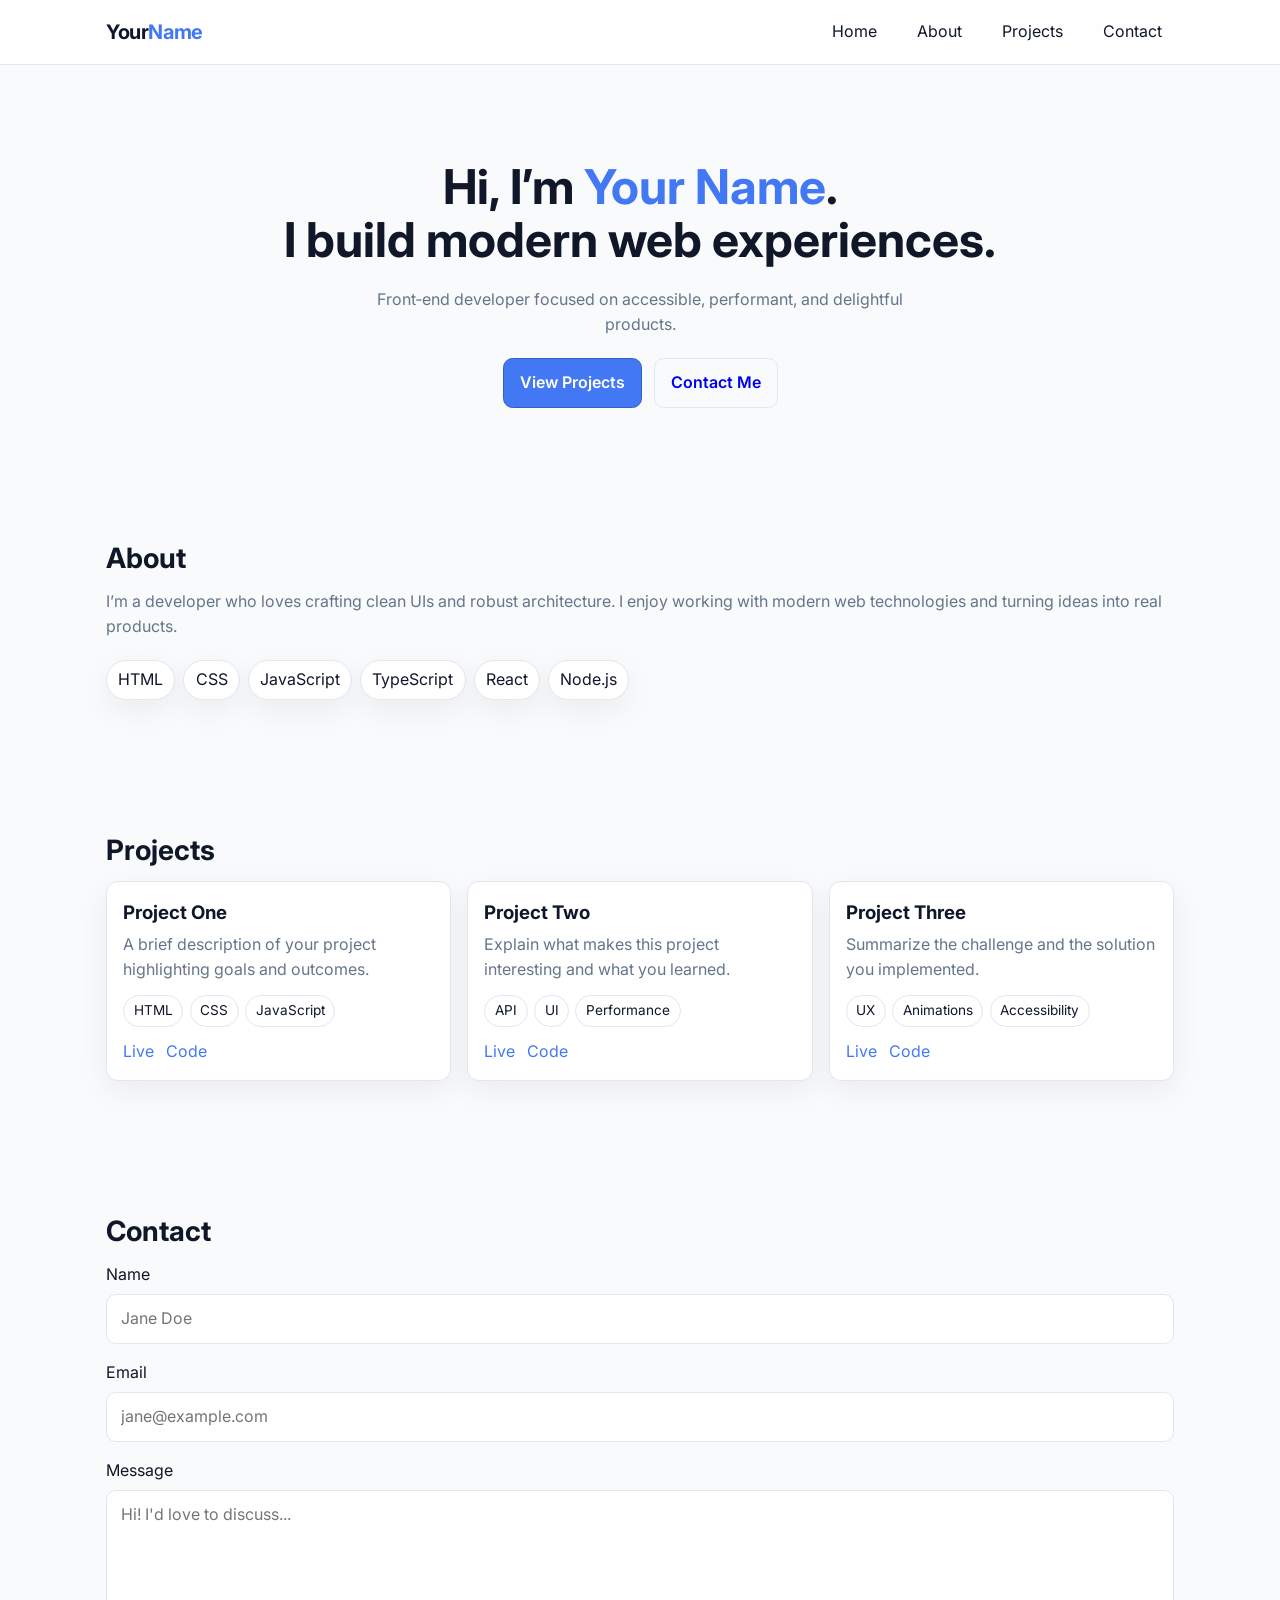
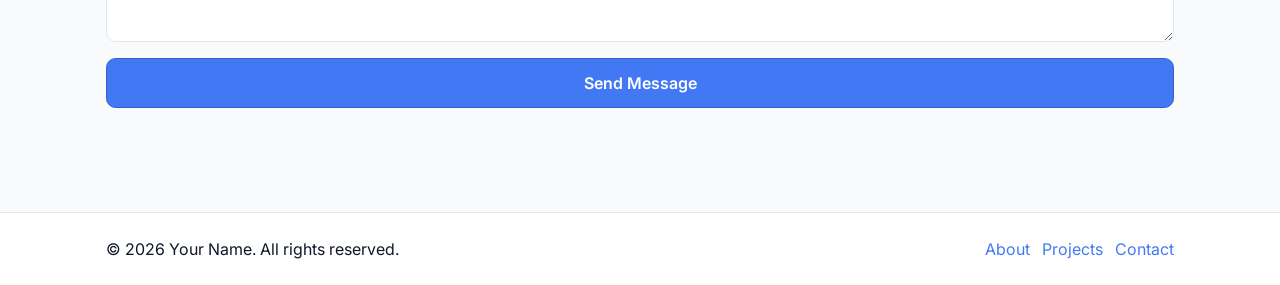
<file: index.html>
<!DOCTYPE html>
<html lang="en">
<head>
  <meta charset="utf-8">
  <meta name="viewport" content="width=device-width, initial-scale=1">
  <meta name="description" content="Personal portfolio of Your Name — web developer/designer. Projects, about, and contact.">
  <title>Your Name — Portfolio</title>
  <link rel="preconnect" href="https://fonts.googleapis.com">
  <link rel="preconnect" href="https://fonts.gstatic.com" crossorigin>
  <link href="https://fonts.googleapis.com/css2?family=Inter:wght@400;500;600;700&display=swap" rel="stylesheet">
  <link rel="stylesheet" href="./styles.css">
</head>
<body>
  <a class="skip-link" href="#home">Skip to content</a>

  <header class="site-header">
    <div class="container header-inner">
      <a href="#home" class="brand">Your<span>Name</span></a>

      <button class="menu-toggle" aria-controls="site-nav" aria-expanded="false" aria-label="Toggle navigation">
        <span class="menu-icon">☰</span>
      </button>

      <nav id="site-nav" class="site-nav" aria-label="Primary">
        <ul class="nav-list">
          <li><a class="nav-link" href="#home">Home</a></li>
          <li><a class="nav-link" href="#about">About</a></li>
          <li><a class="nav-link" href="#projects">Projects</a></li>
          <li><a class="nav-link" href="#contact">Contact</a></li>
        </ul>
      </nav>
    </div>
  </header>

  <main id="home">
    <section class="hero" aria-labelledby="hero-title">
      <div class="container hero-inner">
        <h1 id="hero-title" class="hero-title">Hi, I’m <span class="accent">Your Name</span>.<br> I build modern web experiences.</h1>
        <p class="hero-subtitle">Front‑end developer focused on accessible, performant, and delightful products.</p>
        <div class="hero-actions">
          <a class="btn btn-primary" href="#projects">View Projects</a>
          <a class="btn btn-ghost" href="#contact">Contact Me</a>
        </div>
      </div>
    </section>

    <section id="about" class="section" aria-labelledby="about-title">
      <div class="container">
        <h2 id="about-title" class="section-title">About</h2>
        <p class="section-text">I’m a developer who loves crafting clean UIs and robust architecture. I enjoy working with modern web technologies and turning ideas into real products.</p>
        <ul class="skills-list">
          <li class="chip">HTML</li>
          <li class="chip">CSS</li>
          <li class="chip">JavaScript</li>
          <li class="chip">TypeScript</li>
          <li class="chip">React</li>
          <li class="chip">Node.js</li>
        </ul>
      </div>
    </section>

    <section id="projects" class="section" aria-labelledby="projects-title">
      <div class="container">
        <h2 id="projects-title" class="section-title">Projects</h2>
        <div class="projects">
          <article class="project-card">
            <div class="project-body">
              <h3 class="project-title">Project One</h3>
              <p class="project-desc">A brief description of your project highlighting goals and outcomes.</p>
              <ul class="project-tags">
                <li>HTML</li>
                <li>CSS</li>
                <li>JavaScript</li>
              </ul>
            </div>
            <div class="project-actions">
              <a class="link" href="#" target="_blank" rel="noopener">Live</a>
              <a class="link" href="#" target="_blank" rel="noopener">Code</a>
            </div>
          </article>

          <article class="project-card">
            <div class="project-body">
              <h3 class="project-title">Project Two</h3>
              <p class="project-desc">Explain what makes this project interesting and what you learned.</p>
              <ul class="project-tags">
                <li>API</li>
                <li>UI</li>
                <li>Performance</li>
              </ul>
            </div>
            <div class="project-actions">
              <a class="link" href="#" target="_blank" rel="noopener">Live</a>
              <a class="link" href="#" target="_blank" rel="noopener">Code</a>
            </div>
          </article>

          <article class="project-card">
            <div class="project-body">
              <h3 class="project-title">Project Three</h3>
              <p class="project-desc">Summarize the challenge and the solution you implemented.</p>
              <ul class="project-tags">
                <li>UX</li>
                <li>Animations</li>
                <li>Accessibility</li>
              </ul>
            </div>
            <div class="project-actions">
              <a class="link" href="#" target="_blank" rel="noopener">Live</a>
              <a class="link" href="#" target="_blank" rel="noopener">Code</a>
            </div>
          </article>
        </div>
      </div>
    </section>

    <section id="contact" class="section" aria-labelledby="contact-title">
      <div class="container">
        <h2 id="contact-title" class="section-title">Contact</h2>
        <form id="contact-form" class="contact-form" novalidate>
          <div class="form-field">
            <label for="name">Name</label>
            <input id="name" name="name" type="text" placeholder="Jane Doe" required>
          </div>
          <div class="form-field">
            <label for="email">Email</label>
            <input id="email" name="email" type="email" placeholder="jane@example.com" required>
          </div>
          <div class="form-field">
            <label for="message">Message</label>
            <textarea id="message" name="message" rows="5" placeholder="Hi! I'd love to discuss..." required></textarea>
          </div>
          <button class="btn btn-primary" type="submit">Send Message</button>
          <p id="form-status" class="form-status" role="status" aria-live="polite"></p>
        </form>
      </div>
    </section>
  </main>

  <footer class="site-footer">
    <div class="container footer-inner">
      <p>© <span id="year"></span> Your Name. All rights reserved.</p>
      <div class="footer-links">
        <a class="link" href="#about">About</a>
        <a class="link" href="#projects">Projects</a>
        <a class="link" href="#contact">Contact</a>
      </div>
    </div>
  </footer>

  <script src="./script.js"></script>
</body>
</html>
</file>
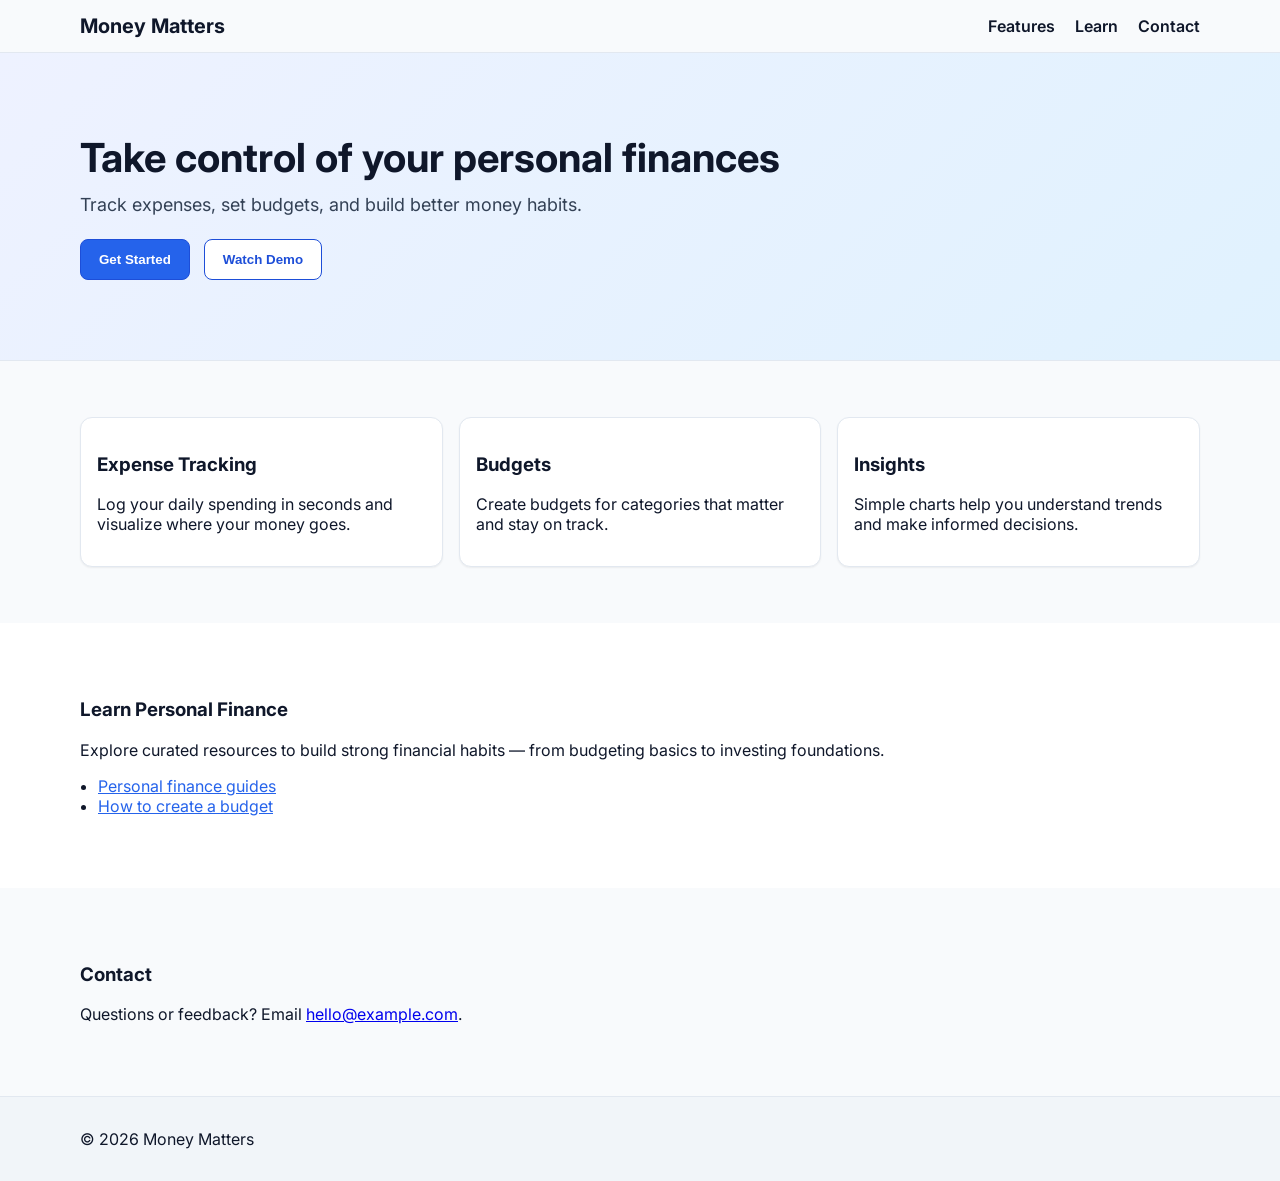
<file: site/index.html>
<!doctype html>
<html lang="en">
<head>
	<meta charset="utf-8" />
	<meta name="viewport" content="width=device-width, initial-scale=1" />
	<title>Money Matters — Personal Finance</title>
	<meta name="description" content="Money Matters: A simple personal finance site to track spending and learn." />
	<link rel="preconnect" href="https://fonts.googleapis.com">
	<link rel="preconnect" href="https://fonts.gstatic.com" crossorigin>
	<link href="https://fonts.googleapis.com/css2?family=Inter:wght@400;600;700&display=swap" rel="stylesheet">
	<link rel="stylesheet" href="/site/styles.css" />
</head>
<body>
	<header class="site-header">
		<div class="container">
			<h1>Money Matters</h1>
			<nav>
				<a href="#features">Features</a>
				<a href="#learn">Learn</a>
				<a href="#contact">Contact</a>
			</nav>
		</div>
	</header>

	<main>
		<section class="hero">
			<div class="container">
				<h2>Take control of your personal finances</h2>
				<p>Track expenses, set budgets, and build better money habits.</p>
				<div class="cta">
					<button id="get-started">Get Started</button>
					<button class="secondary" id="watch-demo">Watch Demo</button>
				</div>
			</div>
		</section>

		<section id="features" class="section">
			<div class="container grid">
				<div class="card">
					<h3>Expense Tracking</h3>
					<p>Log your daily spending in seconds and visualize where your money goes.</p>
				</div>
				<div class="card">
					<h3>Budgets</h3>
					<p>Create budgets for categories that matter and stay on track.</p>
				</div>
				<div class="card">
					<h3>Insights</h3>
					<p>Simple charts help you understand trends and make informed decisions.</p>
				</div>
			</div>
		</section>

		<section id="learn" class="section alt">
			<div class="container">
				<h3>Learn Personal Finance</h3>
				<p>Explore curated resources to build strong financial habits — from budgeting basics to investing foundations.</p>
				<ul class="links">
					<li><a target="_blank" rel="noreferrer" href="https://www.investopedia.com/personal-finance-4427763">Personal finance guides</a></li>
					<li><a target="_blank" rel="noreferrer" href="https://www.nerdwallet.com/article/finance/how-to-budget">How to create a budget</a></li>
				</ul>
			</div>
		</section>

		<section id="contact" class="section">
			<div class="container">
				<h3>Contact</h3>
				<p>Questions or feedback? Email <a href="mailto:hello@example.com">hello@example.com</a>.</p>
			</div>
		</section>
	</main>

	<footer class="site-footer">
		<div class="container">
			<p>© <span id="year"></span> Money Matters</p>
		</div>
	</footer>

	<script src="/site/script.js"></script>
</body>
</html>
</file>
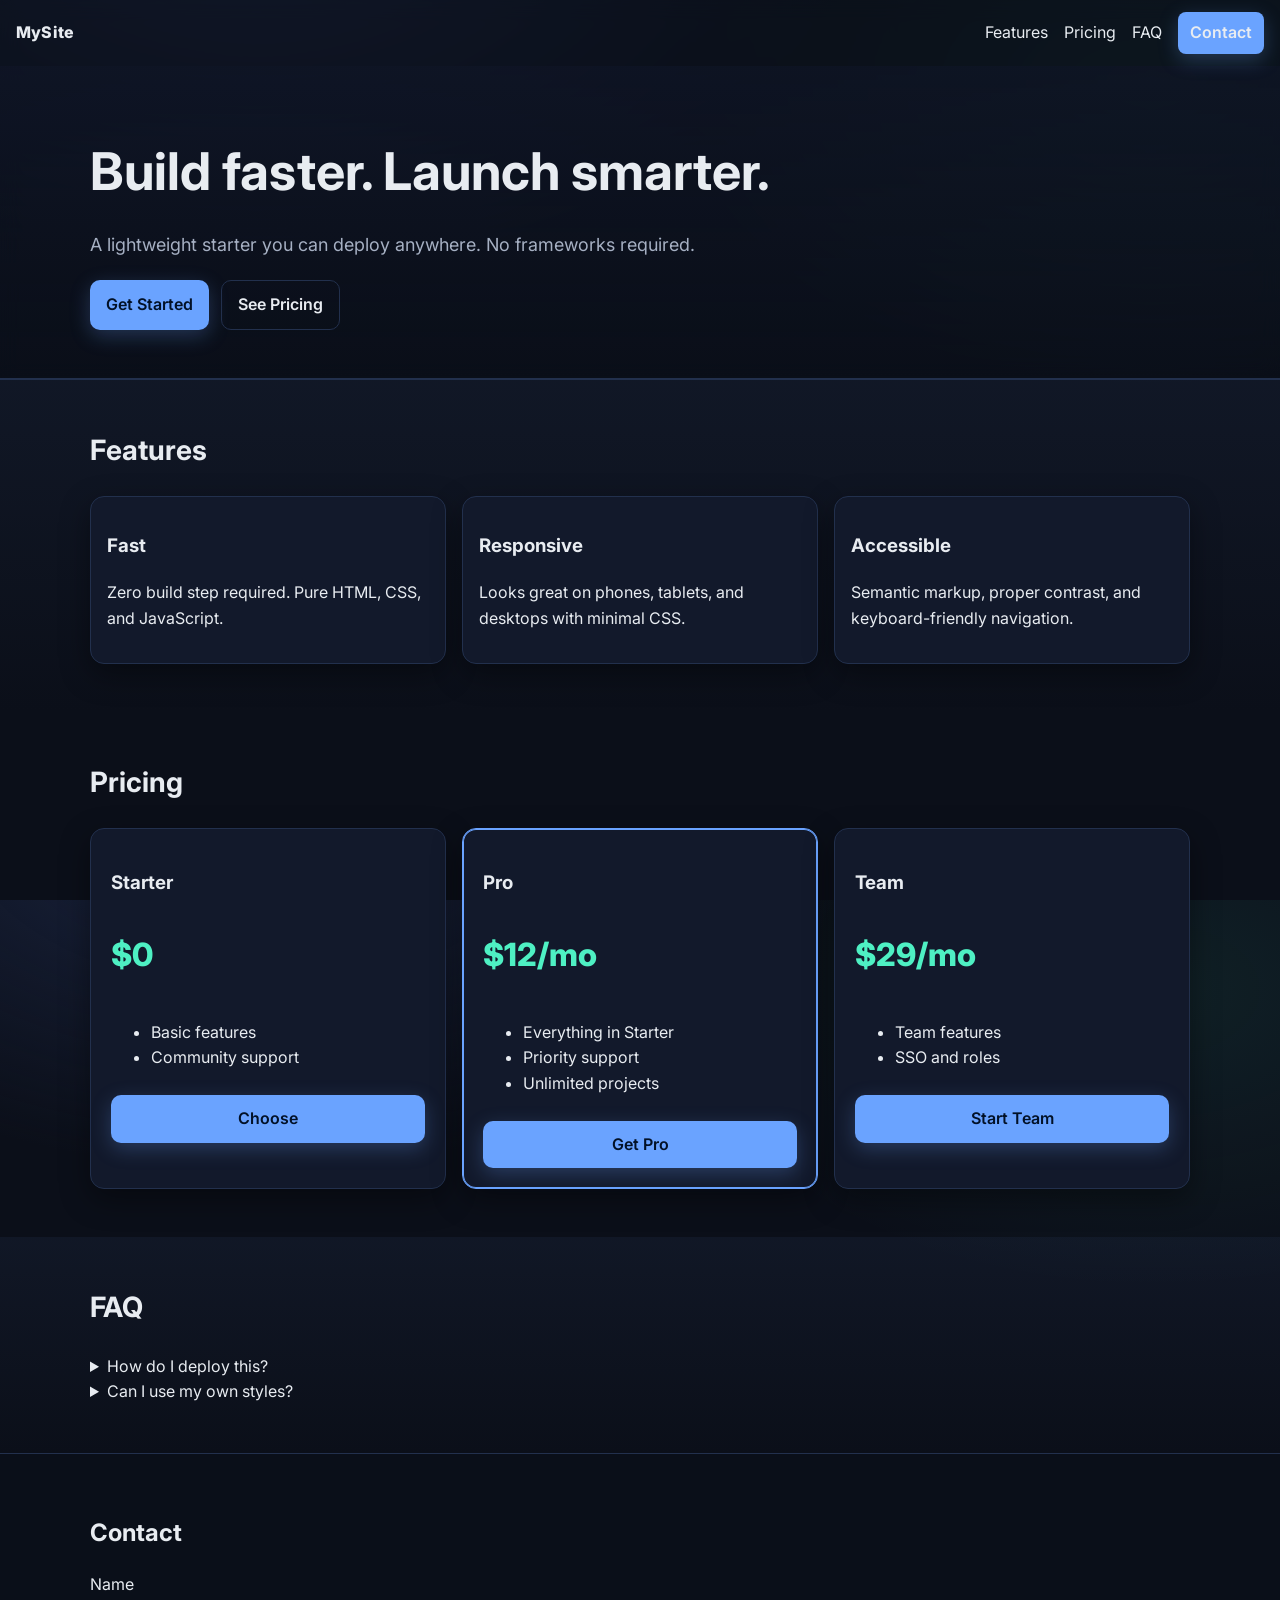
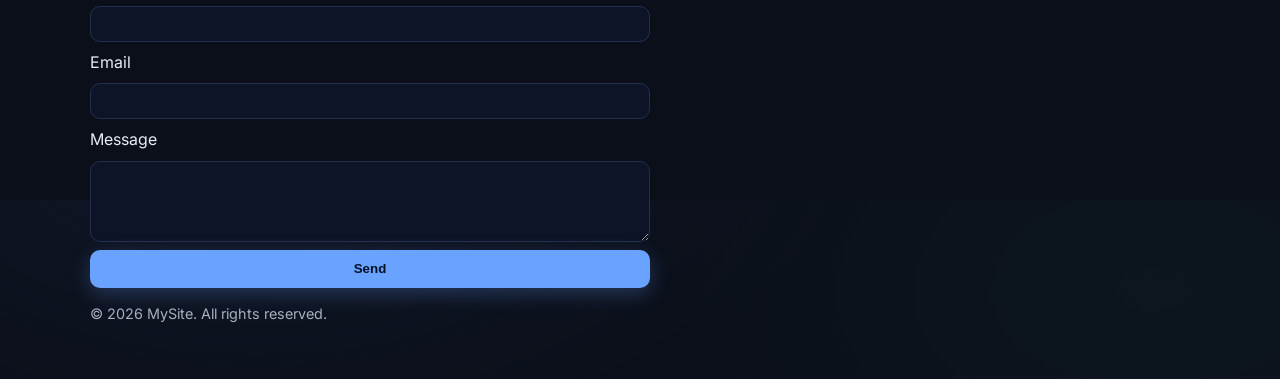
<file: website/index.html>
<!doctype html>
<html lang="en">
<head>
	<meta charset="utf-8">
	<meta name="viewport" content="width=device-width, initial-scale=1">
	<title>My Website</title>
	<meta name="description" content="A modern, responsive landing page">
	<link rel="preconnect" href="https://fonts.googleapis.com">
	<link rel="preconnect" href="https://fonts.gstatic.com" crossorigin>
	<link href="https://fonts.googleapis.com/css2?family=Inter:wght@400;600;800&display=swap" rel="stylesheet">
	<link rel="stylesheet" href="styles.css">
</head>
<body>
	<header class="site-header">
		<nav class="nav" aria-label="Primary">
			<a class="nav__brand" href="#home">MySite</a>
			<button class="nav__toggle" aria-expanded="false" aria-controls="nav-menu" aria-label="Open menu">☰</button>
			<ul id="nav-menu" class="nav__menu">
				<li><a href="#features">Features</a></li>
				<li><a href="#pricing">Pricing</a></li>
				<li><a href="#faq">FAQ</a></li>
				<li><a href="#contact" class="btn btn--sm">Contact</a></li>
			</ul>
		</nav>
		<section id="home" class="hero" aria-labelledby="hero-title">
			<div class="container">
				<h1 id="hero-title">Build faster. Launch smarter.</h1>
				<p class="lead">A lightweight starter you can deploy anywhere. No frameworks required.</p>
				<div class="hero__cta">
					<a class="btn" href="#features">Get Started</a>
					<a class="btn btn--ghost" href="#pricing">See Pricing</a>
				</div>
			</div>
		</section>
	</header>

	<main>
		<section id="features" class="section section--alt">
			<div class="container">
				<h2>Features</h2>
				<div class="grid grid--3">
					<article class="card">
						<h3>Fast</h3>
						<p>Zero build step required. Pure HTML, CSS, and JavaScript.</p>
					</article>
					<article class="card">
						<h3>Responsive</h3>
						<p>Looks great on phones, tablets, and desktops with minimal CSS.</p>
					</article>
					<article class="card">
						<h3>Accessible</h3>
						<p>Semantic markup, proper contrast, and keyboard-friendly navigation.</p>
					</article>
				</div>
			</div>
		</section>

		<section id="pricing" class="section">
			<div class="container">
				<h2>Pricing</h2>
				<div class="pricing">
					<div class="price-card">
						<h3>Starter</h3>
						<p class="price">$0</p>
						<ul>
							<li>Basic features</li>
							<li>Community support</li>
						</ul>
						<a class="btn btn--block" href="#contact">Choose</a>
					</div>
					<div class="price-card price-card--highlight">
						<h3>Pro</h3>
						<p class="price">$12/mo</p>
						<ul>
							<li>Everything in Starter</li>
							<li>Priority support</li>
							<li>Unlimited projects</li>
						</ul>
						<a class="btn btn--block" href="#contact">Get Pro</a>
					</div>
					<div class="price-card">
						<h3>Team</h3>
						<p class="price">$29/mo</p>
						<ul>
							<li>Team features</li>
							<li>SSO and roles</li>
						</ul>
						<a class="btn btn--block" href="#contact">Start Team</a>
					</div>
				</div>
			</div>
		</section>

		<section id="faq" class="section section--alt">
			<div class="container">
				<h2>FAQ</h2>
				<details>
					<summary>How do I deploy this?</summary>
					<p>Serve the `website` folder with any static server or CDN.</p>
				</details>
				<details>
					<summary>Can I use my own styles?</summary>
					<p>Yes. Edit `styles.css` or replace it entirely.</p>
				</details>
			</div>
		</section>
	</main>

	<footer id="contact" class="site-footer">
		<div class="container">
			<h2>Contact</h2>
			<form class="contact-form" action="#" method="post">
				<label for="name">Name</label>
				<input id="name" name="name" type="text" autocomplete="name" required>

				<label for="email">Email</label>
				<input id="email" name="email" type="email" autocomplete="email" required>

				<label for="message">Message</label>
				<textarea id="message" name="message" rows="4" required></textarea>

				<button class="btn" type="submit">Send</button>
			</form>
			<p class="legal">© <span id="year"></span> MySite. All rights reserved.</p>
		</div>
	</footer>

	<script src="script.js" defer></script>
</body>
</html>
</file>
<file: styles.css>
:root {
  --background-color: hsl(210 20% 98%);
  --surface-color: hsl(0 0% 100%);
  --text-color: hsl(222 47% 11%);
  --muted-text: hsl(215 16% 47%);
  --border-color: hsl(214 32% 91%);
  --primary: hsl(222 89% 61%);
  --primary-contrast: hsl(0 0% 100%);
  --shadow-1: 0 10px 30px rgba(2, 8, 23, 0.06);
  --header-height: 64px;
}

* {
  box-sizing: border-box;
}

html:focus-within {
  scroll-behavior: smooth;
}

@media (prefers-reduced-motion: reduce) {
  html:focus-within {
    scroll-behavior: auto;
  }
}

body {
  margin: 0;
  font-family: "Inter", system-ui, -apple-system, Segoe UI, Roboto, Helvetica, Arial, "Apple Color Emoji", "Segoe UI Emoji";
  color: var(--text-color);
  background: var(--background-color);
  line-height: 1.6;
  -webkit-font-smoothing: antialiased;
  -moz-osx-font-smoothing: grayscale;
}

img, svg, video, canvas, audio, iframe, embed, object {
  display: block;
  max-width: 100%;
}

input, button, textarea, select {
  font: inherit;
  color: inherit;
}

.container {
  max-width: 1100px;
  padding: 0 1rem;
  margin: 0 auto;
}

.skip-link {
  position: absolute;
  left: -999px;
  top: -999px;
}

.skip-link:focus {
  left: 1rem;
  top: 1rem;
  background: var(--surface-color);
  color: var(--text-color);
  padding: 0.5rem 0.75rem;
  border-radius: 0.5rem;
  box-shadow: var(--shadow-1);
}

.site-header {
  position: sticky;
  top: 0;
  z-index: 1000;
  background: rgba(255, 255, 255, 0.8);
  backdrop-filter: saturate(180%) blur(12px);
  border-bottom: 1px solid var(--border-color);
}

.header-inner {
  height: var(--header-height);
  display: flex;
  align-items: center;
  justify-content: space-between;
  gap: 1rem;
}

.brand {
  font-weight: 700;
  letter-spacing: -0.02em;
  color: var(--text-color);
  text-decoration: none;
  font-size: 1.25rem;
}

.brand span {
  color: var(--primary);
}

.menu-toggle {
  display: none;
  border: 1px solid var(--border-color);
  background: var(--surface-color);
  color: var(--text-color);
  border-radius: 0.5rem;
  padding: 0.5rem 0.75rem;
}

.site-nav {
  display: flex;
  align-items: center;
}

.nav-list {
  list-style: none;
  display: flex;
  align-items: center;
  gap: 1rem;
  margin: 0;
  padding: 0;
}

.nav-link {
  text-decoration: none;
  color: var(--text-color);
  padding: 0.5rem 0.75rem;
  border-radius: 0.5rem;
}

.nav-link:hover, .nav-link:focus-visible {
  color: var(--primary);
  background: hsl(214 32% 91% / 0.45);
}

.hero {
  padding: 6rem 0 4rem;
  scroll-margin-top: var(--header-height);
}

.hero-inner {
  display: flex;
  flex-direction: column;
  align-items: center;
  text-align: center;
  gap: 1.25rem;
}

.hero-title {
  margin: 0;
  font-size: clamp(2rem, 5vw, 3rem);
  line-height: 1.1;
}

.accent {
  color: var(--primary);
}

.hero-subtitle {
  margin: 0;
  color: var(--muted-text);
  max-width: 60ch;
}

.hero-actions {
  display: flex;
  gap: 0.75rem;
  flex-wrap: wrap;
  justify-content: center;
}

.btn {
  display: inline-flex;
  align-items: center;
  justify-content: center;
  gap: 0.5rem;
  text-decoration: none;
  border-radius: 0.6rem;
  padding: 0.7rem 1rem;
  font-weight: 600;
  border: 1px solid var(--border-color);
}

.btn-primary {
  background: var(--primary);
  color: var(--primary-contrast);
  border: 1px solid color-mix(in oklab, var(--primary) 85%, black);
}

.btn-primary:hover {
  filter: brightness(0.98);
}

.btn-ghost {
  background: transparent;
}

.section {
  padding: 4rem 0;
  scroll-margin-top: calc(var(--header-height) + 1rem);
}

.section-title {
  font-size: 1.75rem;
  margin: 0 0 0.5rem;
}

.section-text {
  color: var(--muted-text);
  margin: 0 0 1rem;
}

.skills-list {
  display: flex;
  flex-wrap: wrap;
  gap: 0.5rem;
  padding: 0;
  margin: 1.25rem 0 0;
  list-style: none;
}

.chip {
  background: var(--surface-color);
  border: 1px solid var(--border-color);
  padding: 0.4rem 0.7rem;
  border-radius: 999px;
  box-shadow: var(--shadow-1);
}

.projects {
  display: flex;
  flex-wrap: wrap;
  gap: 1rem;
}

.project-card {
  background: var(--surface-color);
  border: 1px solid var(--border-color);
  border-radius: 0.75rem;
  box-shadow: var(--shadow-1);
  display: flex;
  flex-direction: column;
  justify-content: space-between;
  flex: 1 1 280px;
  min-width: 260px;
  padding: 1rem;
}

.project-title {
  margin: 0 0 0.25rem;
}

.project-desc {
  color: var(--muted-text);
  margin: 0 0 0.75rem;
}

.project-tags {
  display: flex;
  flex-wrap: wrap;
  gap: 0.4rem;
  padding: 0;
  margin: 0;
  list-style: none;
}

.project-tags li {
  border: 1px solid var(--border-color);
  border-radius: 999px;
  padding: 0.25rem 0.6rem;
  font-size: 0.85rem;
}

.project-actions {
  display: flex;
  gap: 0.75rem;
  margin-top: 0.75rem;
}

.link {
  color: var(--primary);
  text-decoration: none;
}

.link:hover {
  text-decoration: underline;
}

.contact-form {
  display: flex;
  flex-direction: column;
  gap: 1rem;
}

.form-field {
  display: flex;
  flex-direction: column;
  gap: 0.4rem;
}

input[type="text"], input[type="email"], textarea {
  width: 100%;
  border: 1px solid var(--border-color);
  border-radius: 0.6rem;
  background: var(--surface-color);
  padding: 0.7rem 0.9rem;
}

input:focus, textarea:focus {
  outline: 2px solid color-mix(in oklab, var(--primary) 50%, white);
  outline-offset: 1px;
}

.form-status {
  min-height: 1.25rem;
  margin: 0.25rem 0 0;
  color: var(--muted-text);
}

.site-footer {
  border-top: 1px solid var(--border-color);
  background: var(--surface-color);
}

.footer-inner {
  min-height: 72px;
  display: flex;
  align-items: center;
  justify-content: space-between;
  gap: 1rem;
}

.footer-links {
  display: flex;
  gap: 0.75rem;
}

@media (max-width: 900px) {
  .projects {
    gap: 0.75rem;
  }
}

@media (max-width: 768px) {
  .menu-toggle {
    display: inline-flex;
    align-items: center;
    justify-content: center;
  }

  .site-nav {
    position: absolute;
    top: var(--header-height);
    left: 0;
    right: 0;
    background: var(--surface-color);
    border-bottom: 1px solid var(--border-color);
    display: none;
  }

  .site-nav.is-open {
    display: block;
  }

  .nav-list {
    flex-direction: column;
    align-items: stretch;
    padding: 0.5rem;
  }

  .nav-link {
    padding: 0.8rem 0.75rem;
  }
}
</file>
<file: site/styles.css>
* { box-sizing: border-box; }
html, body { height: 100%; }
body {
	margin: 0;
	font-family: Inter, system-ui, -apple-system, Segoe UI, Roboto, Helvetica, Arial, "Apple Color Emoji", "Segoe UI Emoji";
	color: #0f172a;
	background: #f8fafc;
}

.container {
	width: min(1120px, 92%);
	margin: 0 auto;
}

.site-header {
	position: sticky;
	top: 0;
	background: rgba(248, 250, 252, 0.9);
	backdrop-filter: saturate(180%) blur(12px);
	border-bottom: 1px solid #e2e8f0;
}
.site-header .container {
	display: flex;
	align-items: center;
	justify-content: space-between;
	padding: 14px 0;
}
.site-header h1 { font-size: 20px; margin: 0; }
.site-header nav a {
	margin-left: 16px;
	text-decoration: none;
	color: #0f172a;
	font-weight: 600;
}
.site-header nav a:hover { color: #2563eb; }

.hero {
	padding: 80px 0;
	background: linear-gradient(135deg, #eef2ff 0%, #e0f2fe 100%);
	border-bottom: 1px solid #e2e8f0;
}
.hero h2 { font-size: 40px; margin: 0 0 12px; }
.hero p { font-size: 18px; margin: 0 0 24px; color: #334155; }
.cta button {
	padding: 12px 18px;
	border-radius: 8px;
	border: 1px solid #1d4ed8;
	background: #2563eb;
	color: white;
	font-weight: 600;
	cursor: pointer;
}
.cta .secondary {
	margin-left: 10px;
	background: white;
	color: #1d4ed8;
}
.cta button:hover { filter: brightness(0.95); }

.section { padding: 56px 0; }
.section.alt { background: white; }
.grid {
	display: grid;
	grid-template-columns: repeat(auto-fit, minmax(240px, 1fr));
	gap: 16px;
}
.card {
	background: white;
	border: 1px solid #e2e8f0;
	border-radius: 12px;
	padding: 16px;
	box-shadow: 0 1px 2px rgba(2, 6, 23, 0.06);
}

.links { padding-left: 18px; }
.links a { color: #2563eb; }
.links a:hover { text-decoration: none; }

.site-footer {
	border-top: 1px solid #e2e8f0;
	background: #f1f5f9;
}
.site-footer .container { padding: 16px 0; }
</file>
<file: website/styles.css>
/* Root theme */
:root {
	--bg: #0b0f19;
	--bg-alt: #0f1526;
	--text: #e8ecf1;
	--muted: #a6b0c3;
	--primary: #6aa3ff;
	--primary-600: #4d8dff;
	--accent: #4ef0c3;
	--card: #12192b;
	--border: #22304d;
	--shadow: 0 10px 30px rgba(0,0,0,.4);
}

/* Baseline */
* { box-sizing: border-box; }
html, body { height: 100%; }
body {
	margin: 0;
	font-family: Inter, system-ui, -apple-system, Segoe UI, Roboto, Arial, "Noto Sans", "Apple Color Emoji", "Segoe UI Emoji";
	color: var(--text);
	background: radial-gradient(1000px 600px at 20% -10%, #1a2440 0%, rgba(11,15,25,0) 60%),
		radial-gradient(800px 500px at 90% 10%, rgba(78,240,195,.08) 0%, rgba(11,15,25,0) 60%),
		var(--bg);
	line-height: 1.6;
	text-rendering: optimizeLegibility;
	-webkit-font-smoothing: antialiased;
}

img { max-width: 100%; display: block; }

.container {
	width: min(1100px, 92%);
	margin-inline: auto;
}

/* Nav */
.site-header { position: sticky; top: 0; background: rgba(11,15,25,.6); backdrop-filter: blur(10px); border-bottom: 1px solid var(--border); z-index: 50; }
.nav { display: flex; align-items: center; justify-content: space-between; gap: 1rem; padding: .75rem 1rem; }
.nav a { color: var(--text); text-decoration: none; }
.nav__brand { font-weight: 800; letter-spacing: .2px; }
.nav__toggle { display: none; background: transparent; border: 1px solid var(--border); color: var(--text); padding: .4rem .6rem; border-radius: 8px; }
.nav__menu { display: flex; align-items: center; gap: 1rem; list-style: none; margin: 0; padding: 0; }

@media (max-width: 720px) {
	.nav__toggle { display: inline-flex; }
	.nav__menu { display: none; position: absolute; right: 1rem; top: 56px; background: var(--bg-alt); border: 1px solid var(--border); border-radius: 12px; padding: .75rem; box-shadow: var(--shadow); flex-direction: column; min-width: 200px; }
	.nav__menu[aria-expanded="true"] { display: flex; }
}

/* Hero */
.hero { padding: 4rem 0 3rem; background: linear-gradient(180deg, rgba(15,21,38,.7), rgba(11,15,25,0)); border-bottom: 1px solid var(--border); }
.hero h1 { font-size: clamp(2rem, 4vw + 1rem, 3.25rem); margin: 0 0 .5rem; }
.lead { color: var(--muted); font-size: 1.125rem; }
.hero__cta { display: flex; gap: .75rem; margin-top: 1.25rem; }

/* Sections */
.section { padding: 3rem 0; }
.section--alt { background: linear-gradient(180deg, rgba(34,48,77,.25), rgba(11,15,25,0)); }
.section h2 { margin-top: 0; font-size: 1.75rem; }

/* Grid */
.grid { display: grid; gap: 1rem; }
.grid--3 { grid-template-columns: repeat(3, 1fr); }
@media (max-width: 960px) { .grid--3 { grid-template-columns: repeat(2, 1fr); } }
@media (max-width: 640px) { .grid--3 { grid-template-columns: 1fr; } }

/* Cards */
.card { background: var(--card); border: 1px solid var(--border); padding: 1rem; border-radius: 14px; box-shadow: var(--shadow); }

/* Pricing */
.pricing { display: grid; grid-template-columns: repeat(3, 1fr); gap: 1rem; }
.price-card { background: var(--card); border: 1px solid var(--border); padding: 1.25rem; border-radius: 14px; box-shadow: var(--shadow); display: flex; flex-direction: column; gap: .5rem; }
.price { font-size: 2rem; font-weight: 800; color: var(--accent); margin: .25rem 0 1rem; }
.price-card--highlight { border-color: var(--primary); box-shadow: 0 0 0 1px var(--primary) inset, var(--shadow); }
@media (max-width: 960px) { .pricing { grid-template-columns: repeat(2, 1fr); } }
@media (max-width: 640px) { .pricing { grid-template-columns: 1fr; } }

/* Contact */
.contact-form { display: grid; gap: .5rem; max-width: 560px; }
.contact-form input, .contact-form textarea { background: #0e1427; border: 1px solid var(--border); color: var(--text); padding: .6rem .75rem; border-radius: 10px; }
.contact-form input:focus, .contact-form textarea:focus { outline: 2px solid var(--primary); border-color: var(--primary); }

/* Footer */
.site-footer { padding: 2.5rem 0; border-top: 1px solid var(--border); background: rgba(11,15,25,.6); }
.legal { color: var(--muted); font-size: .9rem; }

/* Buttons */
.btn { background: var(--primary); color: #021127; border: none; padding: .7rem 1rem; border-radius: 10px; text-decoration: none; display: inline-flex; align-items: center; justify-content: center; font-weight: 600; box-shadow: 0 6px 20px rgba(106,163,255,.25); }
.btn:hover { background: var(--primary-600); }
.btn--ghost { background: transparent; color: var(--text); border: 1px solid var(--border); box-shadow: none; }
.btn--ghost:hover { border-color: var(--primary); color: var(--primary); }
.btn--sm { padding: .5rem .75rem; border-radius: 8px; }
.btn--block { width: 100%; }
</file>
